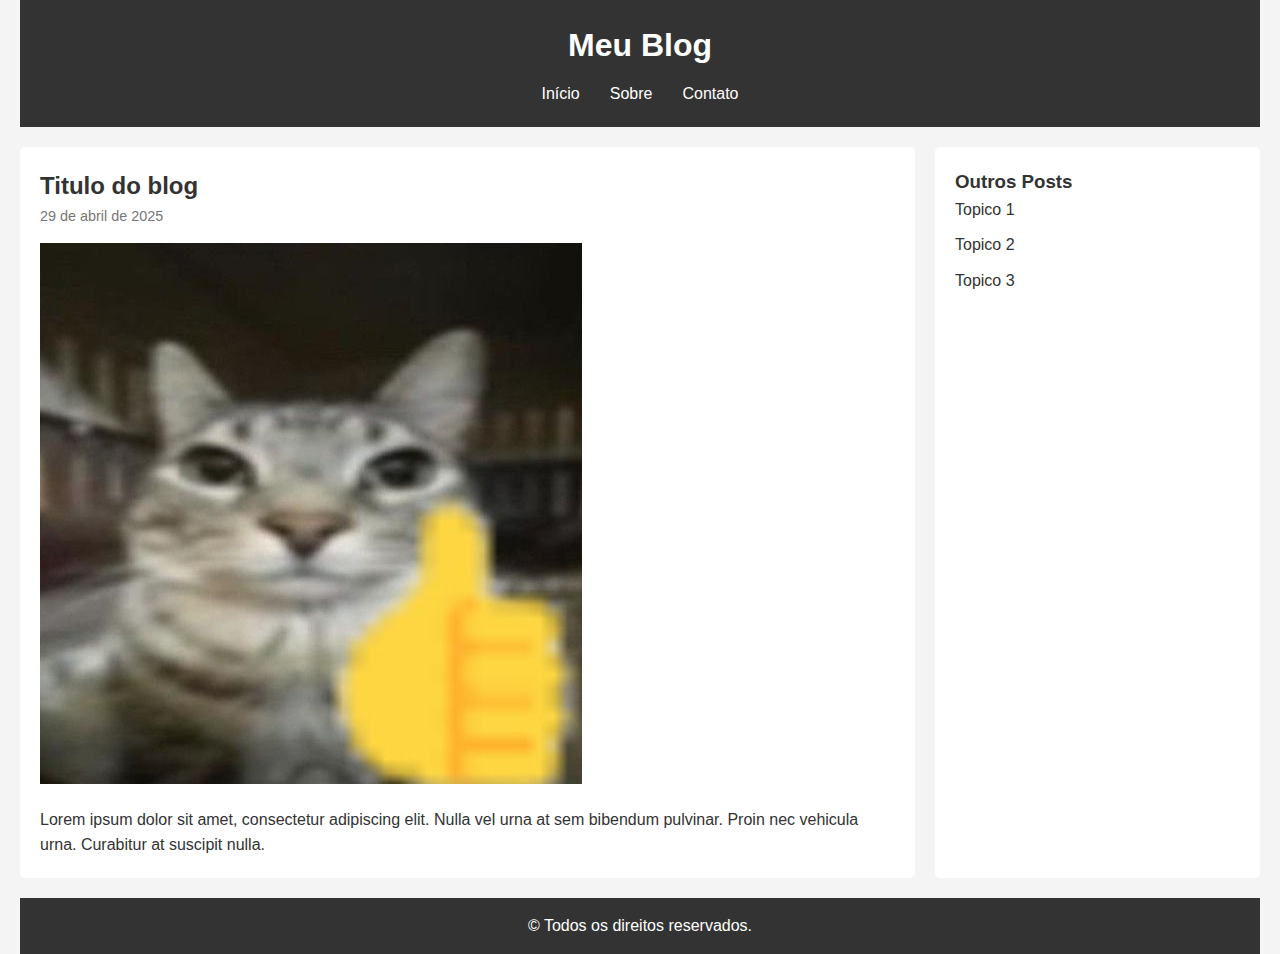
<file: ATIVIDADE 3/index.html>
<!DOCTYPE html>
<html lang="pt-br">
<head>
  <meta charset="UTF-8" />
  <meta name="viewport" content="width=device-width, initial-scale=1.0"/>
  <title>blog</title>
  <link rel="stylesheet" href="style.css" />
</head>
<body>
  <header>
    <h1>Meu Blog</h1>
    <nav>
      <ul>
        <li><a href="#">Início</a></li>
        <li><a href="#">Sobre</a></li>
        <li><a href="#">Contato</a></li>
      </ul>
    </nav>
  </header>

  <main>
    <article>
      <h2>Titulo do blog</h2>
      <p class="data">29 de abril de 2025</p>
      <img src="gato.jpg" alt="Imagem" />
      <p>Lorem ipsum dolor sit amet, consectetur adipiscing elit. Nulla vel urna at sem bibendum pulvinar. Proin nec vehicula urna. Curabitur at suscipit nulla.</p>
    </article>

    <aside>
      <h3>Outros Posts</h3>
      <ul>
        <li><a href="#">Topico 1</a></li>
        <li><a href="#">Topico 2</a></li>
        <li><a href="#">Topico 3</a></li>
      </ul>
    </aside>
  </main>

  <footer>
    <p>&copy; Todos os direitos reservados.</p>
  </footer>
</body>
</html>
</file>
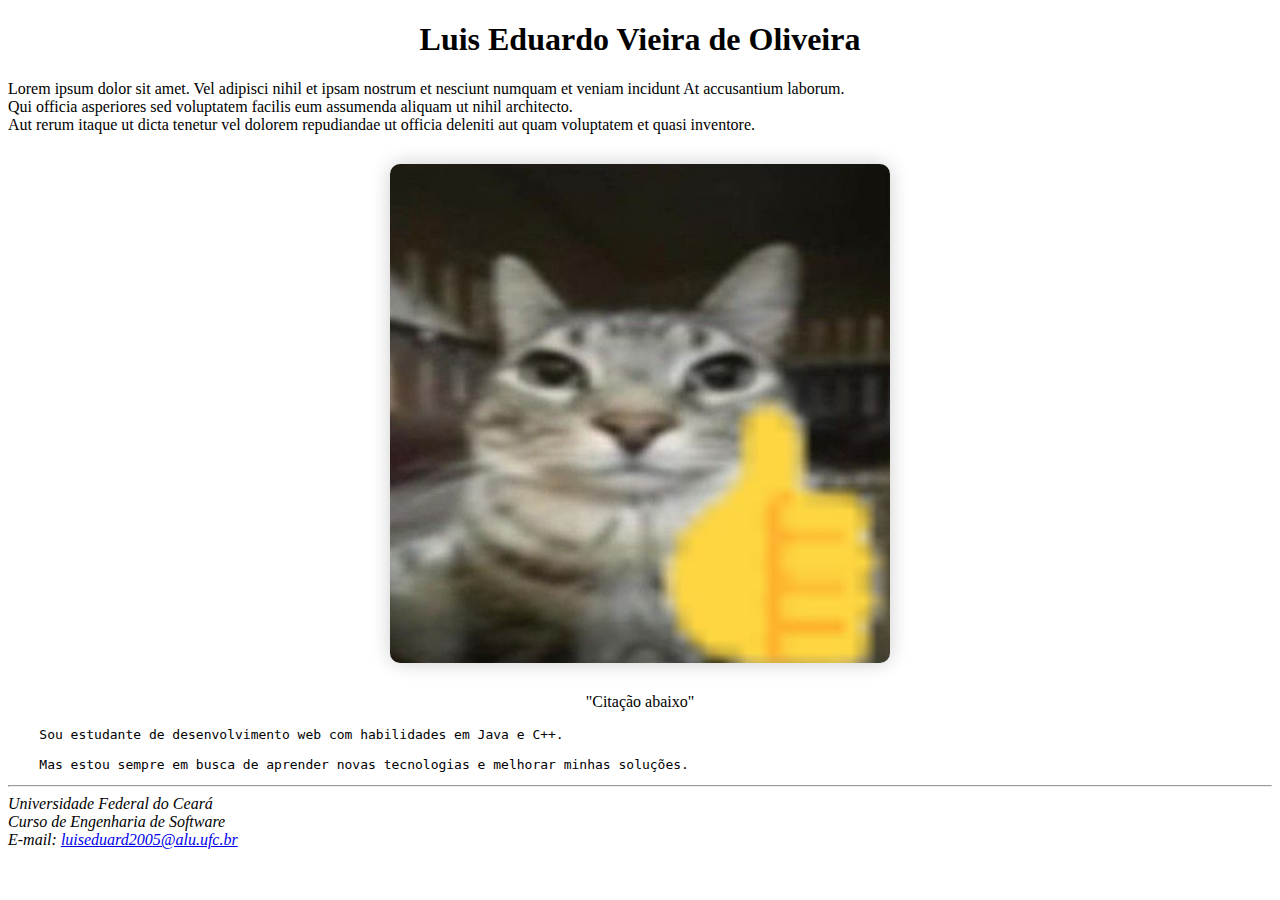
<file: main.html>
<!DOCTYPE html>
<html lang="en">
  <head>
    <meta charset="UTF-8" />
    <meta name="viewport" content="width=device-width, initial-scale=1.0" />
    <link rel="stylesheet" href="style.css" />
    <title>Site</title>
  </head>
  <body>
    <h1 class="heading">Luis Eduardo Vieira de Oliveira</h1>
    <p class="paragrafo">
      Lorem ipsum dolor sit amet. Vel adipisci nihil et ipsam nostrum et
      nesciunt numquam et veniam incidunt At accusantium laborum. <br />
      Qui officia asperiores sed voluptatem facilis eum assumenda aliquam ut
      nihil architecto. <br />
      Aut rerum itaque ut dicta tenetur vel dolorem repudiandae ut officia
      deleniti aut quam voluptatem et quasi inventore. <br />
    </p>

    <img src="GATO.jpg" alt="legal" class="foto" />

    <blockquote class="citacao">"Citação abaixo"</blockquote>

    <pre>
    Sou estudante de desenvolvimento web com habilidades em Java e C++. <br>
    Mas estou sempre em busca de aprender novas tecnologias e melhorar minhas soluções.</pre>

    <hr />

    <address>
      Universidade Federal do Ceará<br />
      Curso de Engenharia de Software<br />
      E-mail:
      <a href="mailto:luiseduard2005@alu.ufc.br">luiseduard2005@alu.ufc.br</a>
    </address>
  </body>
</html>
</file>
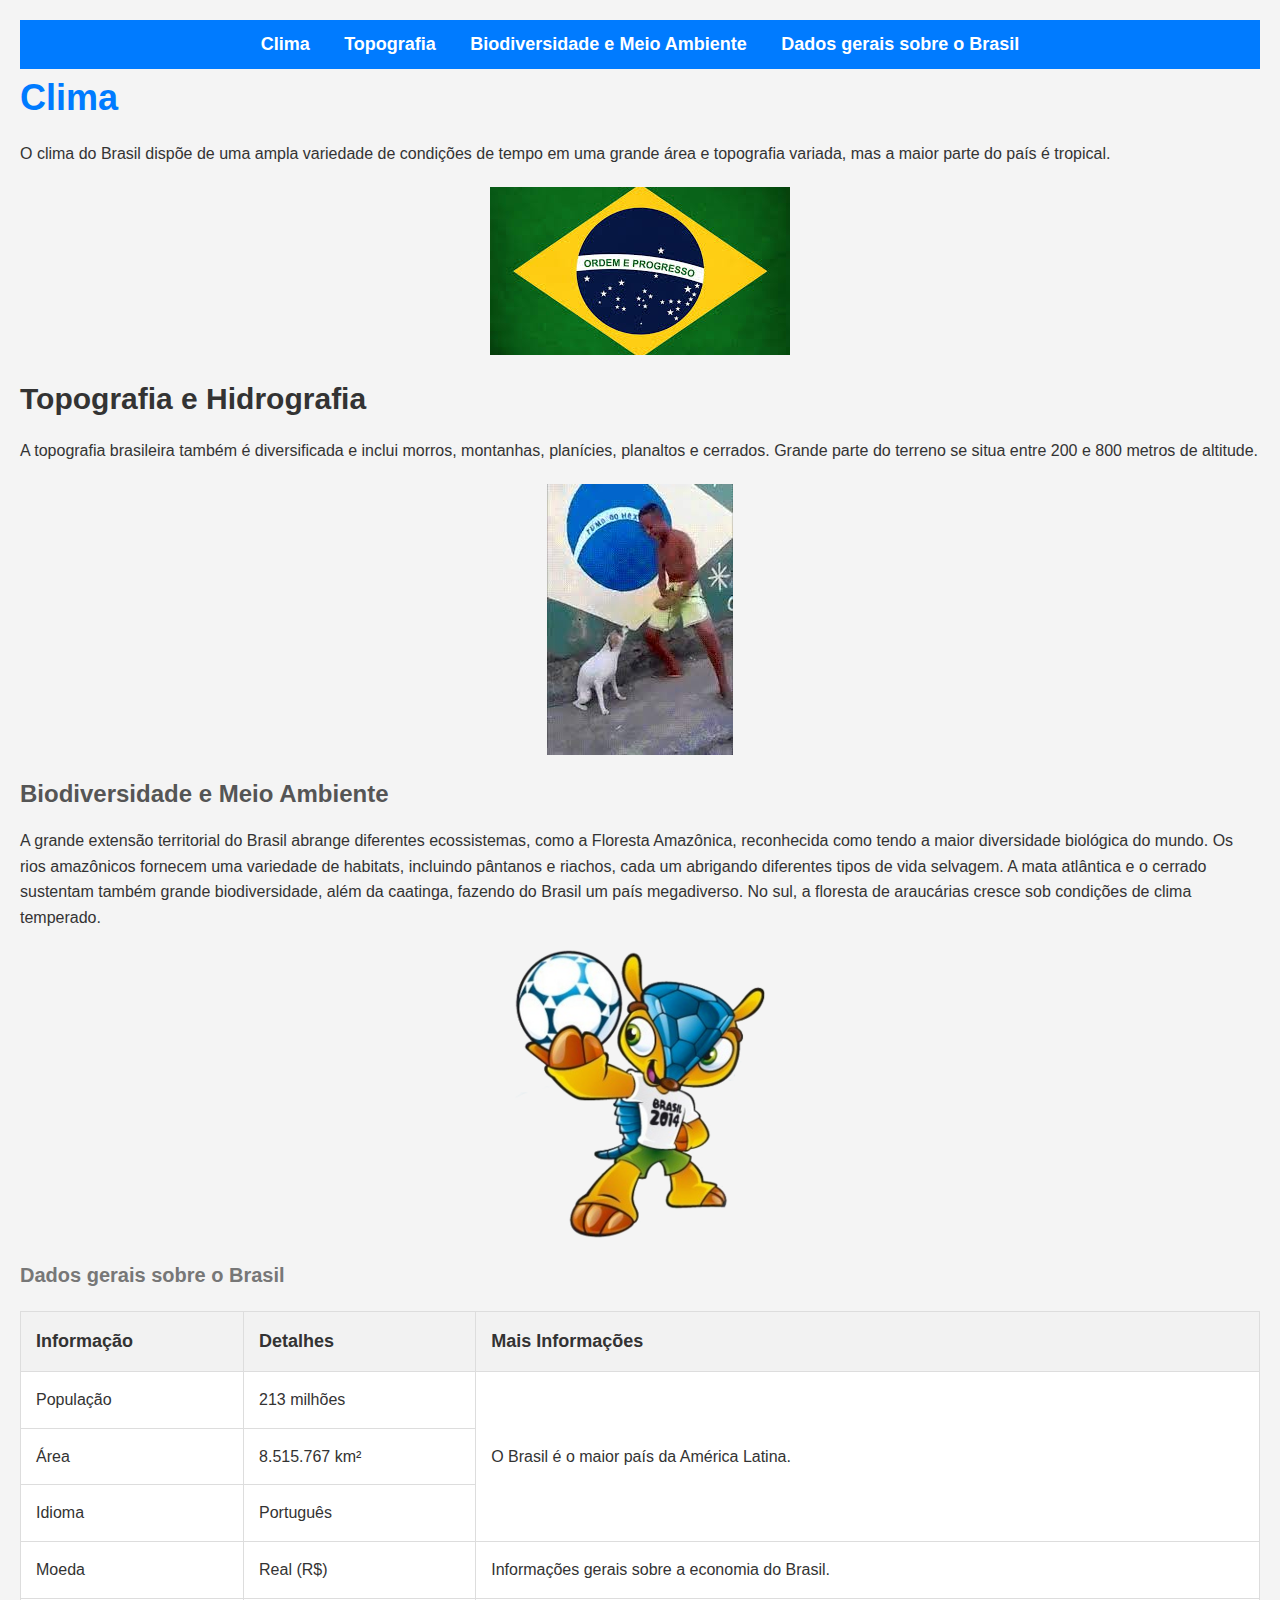
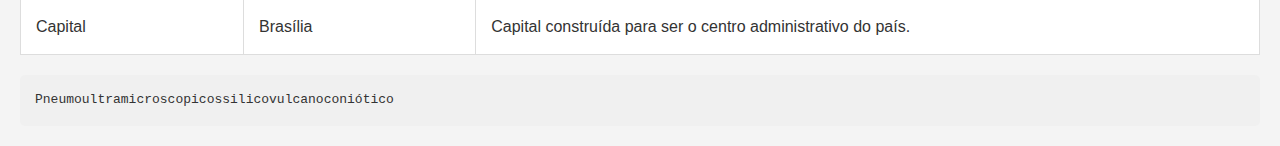
<file: Atividade 2/att.html>
<!DOCTYPE html>
<html lang="en">
<head>
    <meta charset="UTF-8">
    <meta name="viewport" content="width=device-width, initial-scale=1.0">
    <title>Brasil</title>
    <link rel="icon" href="https://cdnjs.cloudflare.com/ajax/libs/emoji-datasource-facebook/5.0.1/img/facebook/64/1f1e7-1f1f7.png" type="image/png">
    <link rel="stylesheet" href="att.css">
</head>
<body>

    <nav>
        <a href="#clima">Clima</a>
        <a href="#topografia">Topografia</a>
        <a href="#biodiversidade">Biodiversidade e Meio Ambiente</a>
        <a href="#dados">Dados gerais sobre o Brasil</a> <!-- Adicionando link para dados -->
    </nav>

    <h1 id="clima">Clima</h1>
    <p>O clima do Brasil dispõe de uma ampla variedade de condições de tempo em uma grande área e topografia variada, mas a maior parte do país é tropical.</p>
    <img src="images (1).jpeg" alt="brasil">
    
    <h2 id="topografia">Topografia e Hidrografia</h2>
    <p>A topografia brasileira também é diversificada e inclui morros, montanhas, planícies, planaltos e cerrados. Grande parte do terreno se situa entre 200 e 800 metros de altitude.</p>
    <img src="images.jpeg" alt="brasil">
    
    <h3 id="biodiversidade">Biodiversidade e Meio Ambiente</h3>
    <p>A grande extensão territorial do Brasil abrange diferentes ecossistemas, como a Floresta Amazônica, reconhecida como tendo a maior diversidade biológica do mundo. Os rios amazônicos fornecem uma variedade de habitats, incluindo pântanos e riachos, cada um abrigando diferentes tipos de vida selvagem. A mata atlântica e o cerrado sustentam também grande biodiversidade, além da caatinga, fazendo do Brasil um país megadiverso. No sul, a floresta de araucárias cresce sob condições de clima temperado.</p>
    <img src="Mascote_Copa.png" alt="brasil">
    
    <h4 id="dados">Dados gerais sobre o Brasil</h4>
    <table border="1">
        <tr>
            <th>Informação</th>
            <th>Detalhes</th>
            <th>Mais Informações</th>
        </tr>
        <tr>
            <td>População</td>
            <td>213 milhões</td>
            <td rowspan="3">O Brasil é o maior país da América Latina.</td>
        </tr>
        <tr>
            <td>Área</td>
            <td>8.515.767 km²</td>
        </tr>
        <tr>
            <td>Idioma</td>
            <td>Português</td>
        </tr>
        <tr>
            <td>Moeda</td>
            <td>Real (R$)</td>
            <td>Informações gerais sobre a economia do Brasil.</td>
        </tr>
        <tr>
            <td>Capital</td>
            <td>Brasília</td>
            <td>Capital construída para ser o centro administrativo do país.</td>
        </tr>
    </table>

    <pre>Pneumoultramicroscopicossilicovulcanoconiótico</pre>

</body>
</html>
</file>
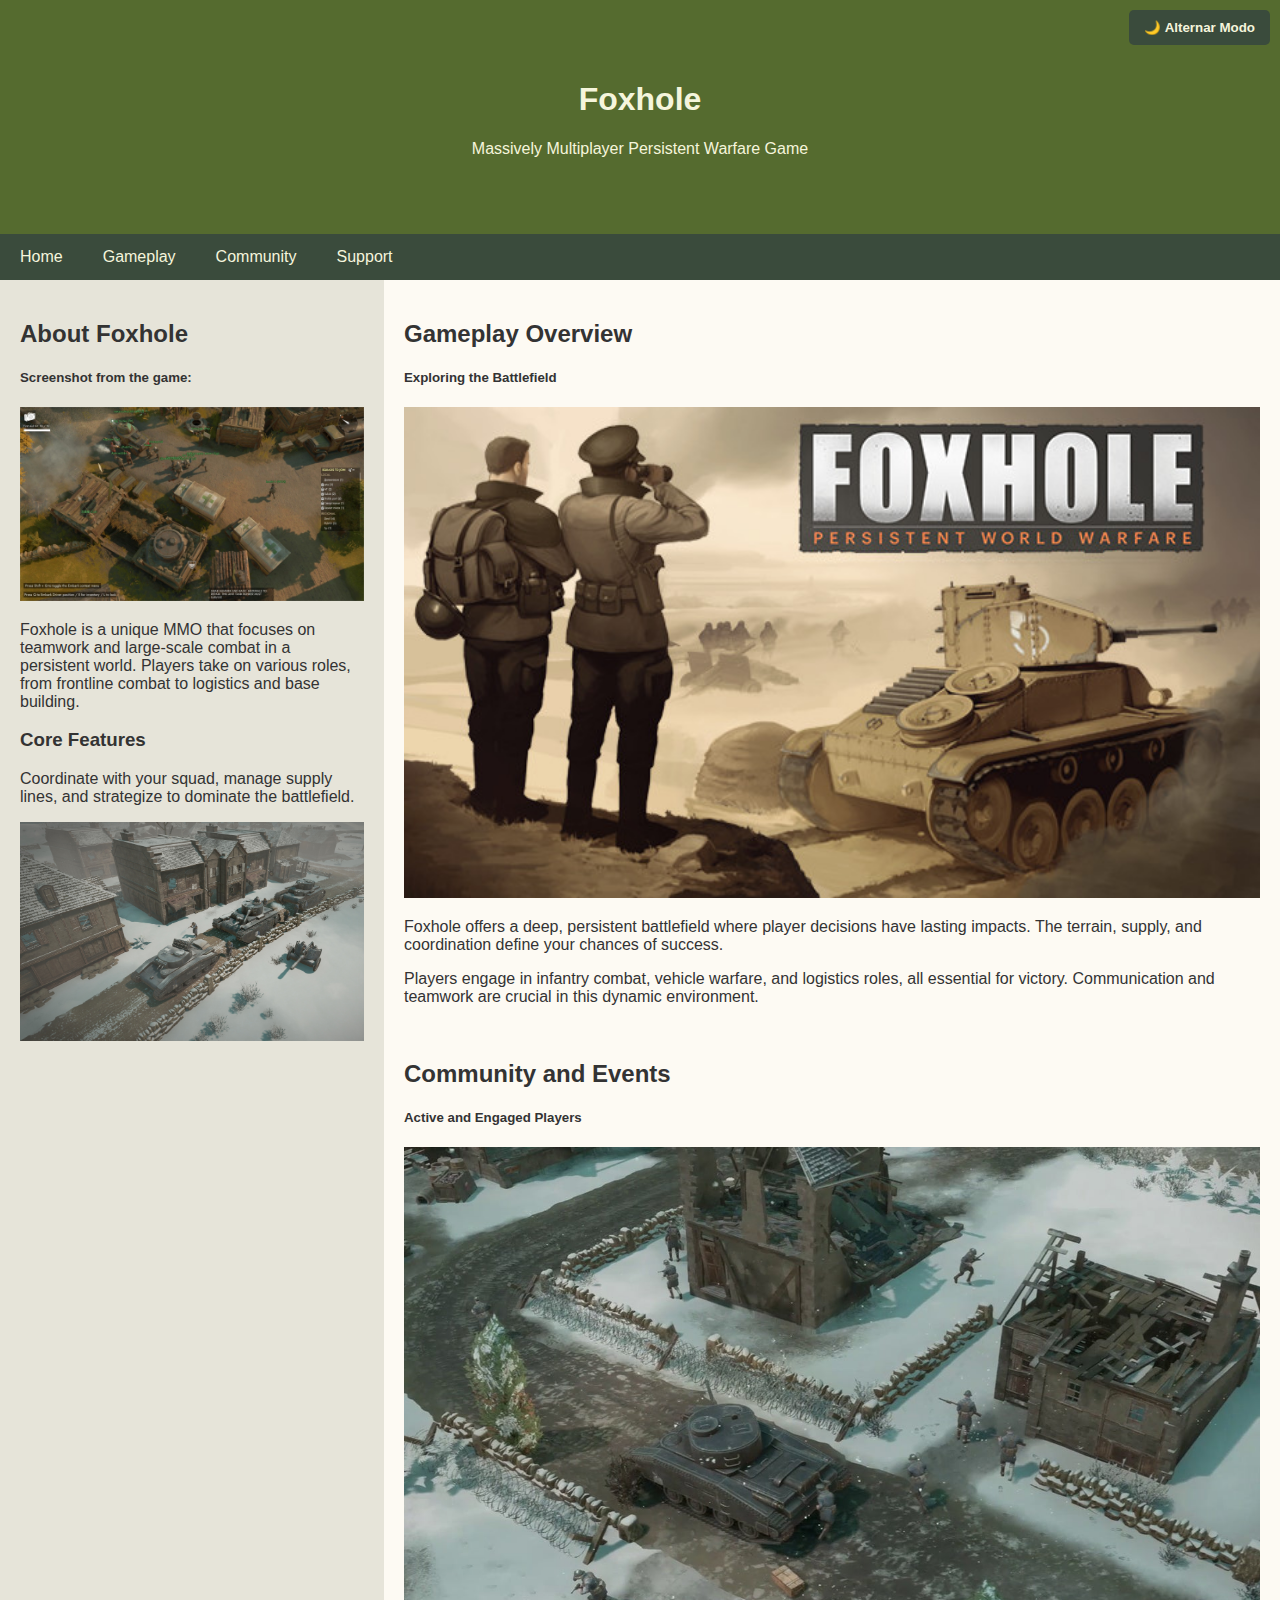
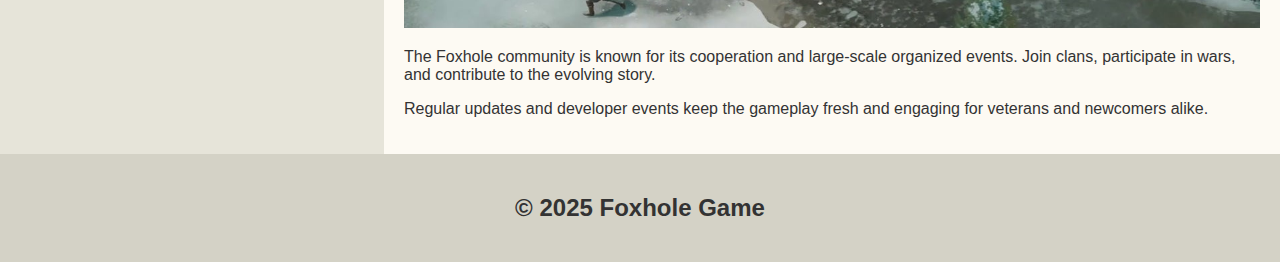
<file: Atividade 4/att4.html>
<!DOCTYPE html>
<html>
  <head>
    <title>Foxhole - Persistent Warfare</title>
    <meta charset="UTF-8" />
    <meta name="viewport" content="width=device-width, initial-scale=1" />
    <style>
      * {
        box-sizing: border-box;
      }

      body {
        font-family: Arial;
        margin: 0;
        background-color: #fdfaf3;
        color: #333;
      }

      .header {
        padding: 60px;
        text-align: center;
        background: #556b2f;
        color: #f5f5dc;
      }

      .navbar {
        display: flex;
        background-color: #3a4b3c;
        position: sticky;
        top: 0;
        z-index: 1000;
      }

      .navbar a {
        color: #f5f5dc;
        padding: 14px 20px;
        text-decoration: none;
        text-align: center;
      }

      .navbar a:hover {
        background-color: #a3b18a;
        color: black;
      }

      .row {
        display: flex;
        flex-wrap: wrap;
      }

      .side {
        flex: 30%;
        background-color: #e6e4d9;
        padding: 20px;
      }

      .main {
        flex: 70%;
        background-color: #fdfaf3;
        padding: 20px;
      }

      .footer {
        padding: 20px;
        text-align: center;
        background: #d4d2c6;
        color: #333;
      }

      @media screen and (max-width: 700px) {
        .row,
        .navbar {
          flex-direction: column;
        }
      }

      /* Dark mode styles */
      .dark-mode {
        background-color: #1f1f1f;
        color: #e0e0e0;
      }

      .dark-mode .header {
        background-color: #2e3b2e;
        color: #e0e0e0;
      }

      .dark-mode .navbar {
        background-color: #111;
      }

      .dark-mode .navbar a {
        color: #e0e0e0;
      }

      .dark-mode .navbar a:hover {
        background-color: #333;
        color: white;
      }

      .dark-mode .side {
        background-color: #2b2b2b;
      }

      .dark-mode .main {
        background-color: #1f1f1f;
      }

      .dark-mode .footer {
        background-color: #2b2b2b;
        color: #e0e0e0;
      }

      /* Botão flutuante */
      .toggle-btn {
        position: fixed;
        top: 10px;
        right: 10px;
        z-index: 2000;
        padding: 10px 15px;
        background-color: #3a4b3c;
        color: #f5f5dc;
        border: none;
        cursor: pointer;
        border-radius: 5px;
        font-weight: bold;
      }

      .toggle-btn:hover {
        background-color: #556b2f;
      }
    </style>
  </head>
  <body>
    <!-- Botão para modo escuro -->
    <button class="toggle-btn" onclick="toggleDarkMode()">
      🌙 Alternar Modo
    </button>

    <!-- Header -->
    <header class="header">
      <h1>Foxhole</h1>
      <p>Massively Multiplayer Persistent Warfare Game</p>
    </header>

    <!-- Navigation Bar -->
    <nav class="navbar">
      <a href="#">Home</a>
      <a href="#">Gameplay</a>
      <a href="#">Community</a>
      <a href="#">Support</a>
    </nav>

    <!-- The flexible grid (content) -->
    <main class="row">
      <aside class="side">
        <h2>About Foxhole</h2>
        <h5>Screenshot from the game:</h5>
        <img src="1.webp" alt="Imagem 1" style="width: 100%" />
        <p>
          Foxhole is a unique MMO that focuses on teamwork and large-scale
          combat in a persistent world. Players take on various roles, from
          frontline combat to logistics and base building.
        </p>
        <h3>Core Features</h3>
        <p>
          Coordinate with your squad, manage supply lines, and strategize to
          dominate the battlefield.
        </p>
        <img src="2.jpg" alt="Imagem 2" style="width: 100%" />
      </aside>
      <section class="main">
        <h2>Gameplay Overview</h2>
        <h5>Exploring the Battlefield</h5>
        <img src="5.jpg" alt="Imagem 5" style="width: 100%" />
        <p>
          Foxhole offers a deep, persistent battlefield where player decisions
          have lasting impacts. The terrain, supply, and coordination define
          your chances of success.
        </p>
        <p>
          Players engage in infantry combat, vehicle warfare, and logistics
          roles, all essential for victory. Communication and teamwork are
          crucial in this dynamic environment.
        </p>
        <br />
        <h2>Community and Events</h2>
        <h5>Active and Engaged Players</h5>
        <img src="4.jpg" alt="Imagem 4" style="width: 100%" />
        <p>
          The Foxhole community is known for its cooperation and large-scale
          organized events. Join clans, participate in wars, and contribute to
          the evolving story.
        </p>
        <p>
          Regular updates and developer events keep the gameplay fresh and
          engaging for veterans and newcomers alike.
        </p>
      </section>
    </main>

    <!-- Footer -->
    <footer class="footer">
      <h2>© 2025 Foxhole Game</h2>
    </footer>

    <!-- Script para alternar tema -->
    <script>
      function toggleDarkMode() {
        document.body.classList.toggle("dark-mode");
      }
    </script>
  </body>
</html>
</file>
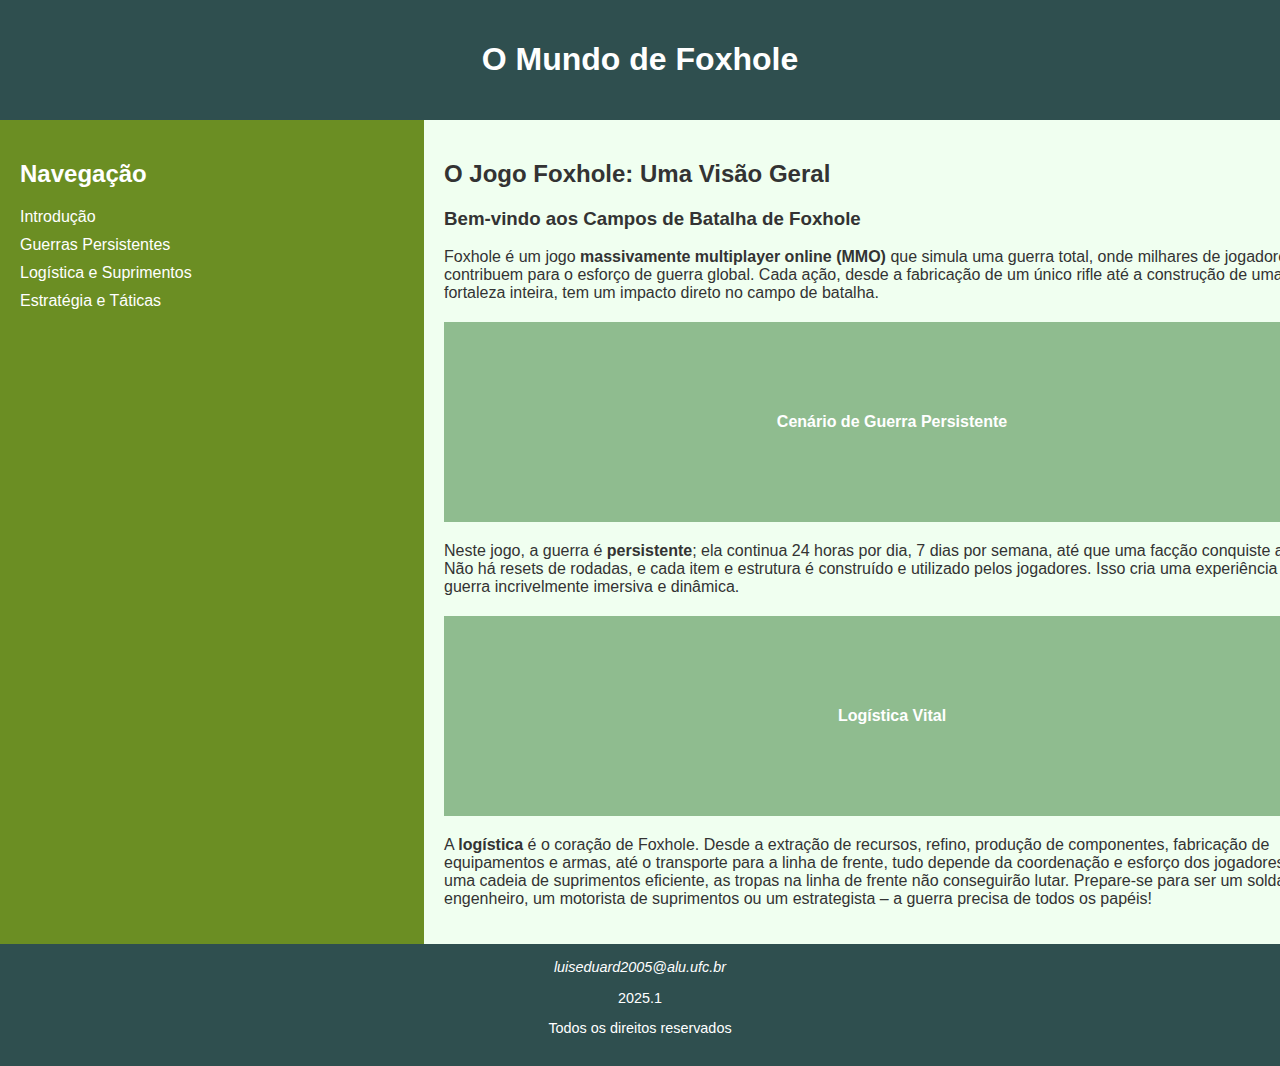
<file: Provas/AP1/questao1.html>
<!DOCTYPE html>
<html lang="pt-BR">
<head>
    <meta charset="UTF-8">
    <meta name="viewport" content="width=device-width, initial-scale=1.0">
    <title>questao1</title>
    <style>
        body {
            font-family: Arial, sans-serif;
            margin: 0;
            display: flex;
            flex-direction: column;
            min-height: 100vh;
        }

        header {
            background-color: #2F4F4F;
            color: white;
            padding: 20px;
            text-align: center;
        }

        main {
            display: flex;
            flex: 1;
            flex-direction: row;
            width: 100%;
        }

        aside {
            background-color: #6B8E23;
            padding: 20px;
            flex: 0 0 30%;
            color: white;
        }

        aside ul {
            list-style: none;
            padding: 0;
        }

        aside ul li {
            margin-bottom: 10px;
        }

        aside ul li a {
            color: white;
            text-decoration: none;
        }

        aside ul li a:hover {
            text-decoration: underline;
        }

        section {
            background-color: #F0FFF0;
            padding: 20px;
            flex: 0 0 70%;
            color: #333;
        }

        .image-placeholder {
            width: 100%;
            height: 200px;
            background-color: #8FBC8F;
            margin: 20px 0;
            display: flex;
            justify-content: center;
            align-items: center;
            color: white;
            font-weight: bold;
        }

        footer {
            background-color: #2F4F4F;
            color: white;
            padding: 15px;
            text-align: center;
            font-size: 0.9em;
        }

        @media (max-width: 400px) {
            main {
                flex-direction: column;
            }

            aside {
                flex: 1 1 auto;
                order: -1; 
            }

            section {
                flex: 1 1 auto;
            }
        }
    </style>
</head>
<body>
    <header>
        <h1>O Mundo de Foxhole</h1>
    </header>

    <main>
        <aside>
            <h2>Navegação</h2>
            <nav>
                <ul>
                    <li><a href="#">Introdução</a></li>
                    <li><a href="#">Guerras Persistentes</a></li>
                    <li><a href="#">Logística e Suprimentos</a></li>
                    <li><a href="#">Estratégia e Táticas</a></li>
                </ul>
            </nav>
        </aside>

        <section>
            <h2>O Jogo Foxhole: Uma Visão Geral</h2>
            <article>
                <h3>Bem-vindo aos Campos de Batalha de Foxhole</h3>
                <p>Foxhole é um jogo <strong>massivamente multiplayer online (MMO)</strong> que simula uma guerra total, onde milhares de jogadores contribuem para o esforço de guerra global. Cada ação, desde a fabricação de um único rifle até a construção de uma fortaleza inteira, tem um impacto direto no campo de batalha.</p>
                <div class="image-placeholder">
                    Cenário de Guerra Persistente
                </div>
                <p>Neste jogo, a guerra é <strong>persistente</strong>; ela continua 24 horas por dia, 7 dias por semana, até que uma facção conquiste a vitória. Não há resets de rodadas, e cada item e estrutura é construído e utilizado pelos jogadores. Isso cria uma experiência de guerra incrivelmente imersiva e dinâmica.</p>
                <div class="image-placeholder">
                    Logística Vital
                </div>
                <p>A <strong>logística</strong> é o coração de Foxhole. Desde a extração de recursos, refino, produção de componentes, fabricação de equipamentos e armas, até o transporte para a linha de frente, tudo depende da coordenação e esforço dos jogadores. Sem uma cadeia de suprimentos eficiente, as tropas na linha de frente não conseguirão lutar. Prepare-se para ser um soldado, um engenheiro, um motorista de suprimentos ou um estrategista – a guerra precisa de todos os papéis!</p>
            </article>
        </section>
    </main>

    <footer>
        <address>
            luiseduard2005@alu.ufc.br
        </address>
        <p>2025.1</p>
        <p>Todos os direitos reservados</p>
    </footer>
</body>
</html>
</file>
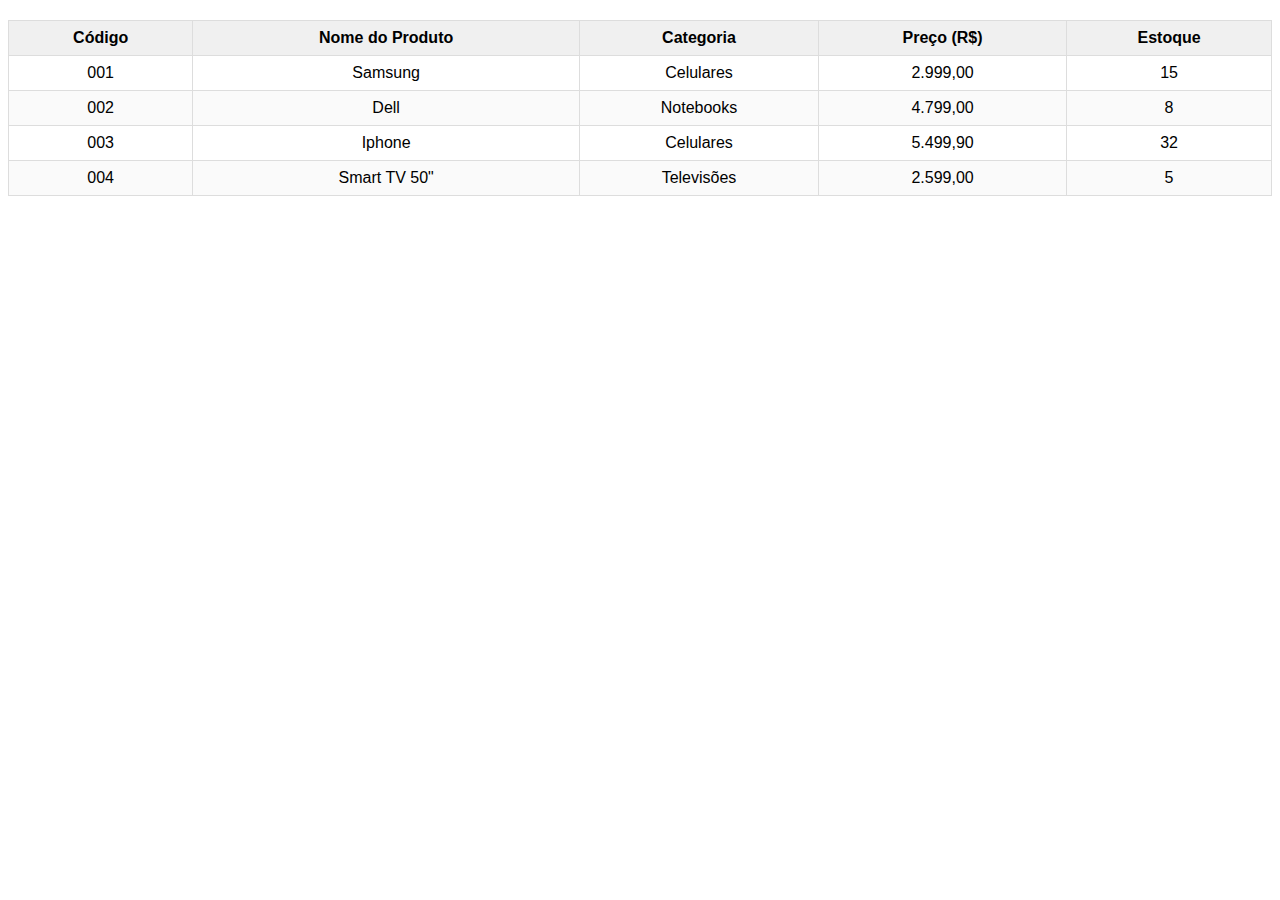
<file: Provas/AP1/questao2.html>
<!DOCTYPE html>
<html lang="pt-BR">
<head>
    <meta charset="UTF-8">
    <title>questao2</title>
    <style>
        table {
            width: 100%;
            border-collapse: collapse;
            margin: 20px 0;
            font-family: Arial, sans-serif;
        }
        
        th, td {
            border: 1px solid #ddd;
            padding: 8px;
            text-align: center;
        }
        
        thead th {
            background-color: #f0f0f0;
            font-weight: bold;
        }
        
        tbody tr:nth-child(even) {
            background-color: #fafafa;
        }
        
        tbody tr:hover {
            background-color: #e0f7fa;
        }
    </style>
</head>
<body>
    <table>
        <thead>
            <tr>
                <th>Código</th>
                <th>Nome do Produto</th>
                <th>Categoria</th>
                <th>Preço (R$)</th>
                <th>Estoque</th>
            </tr>
        </thead>
        <tbody>
            <tr>
                <td>001</td>
                <td>Samsung</td>
                <td>Celulares</td>
                <td>2.999,00</td>
                <td>15</td>
            </tr>
            <tr>
                <td>002</td>
                <td>Dell</td>
                <td>Notebooks</td>
                <td>4.799,00</td>
                <td>8</td>
            </tr>
            <tr>
                <td>003</td>
                <td>Iphone</td>
                <td>Celulares</td>
                <td>5.499,90</td>
                <td>32</td>
            </tr>
            <tr>
                <td>004</td>
                <td>Smart TV 50"</td>
                <td>Televisões</td>
                <td>2.599,00</td>
                <td>5</td>
            </tr>
        </tbody>
    </table>
</body>
</html>
</file>
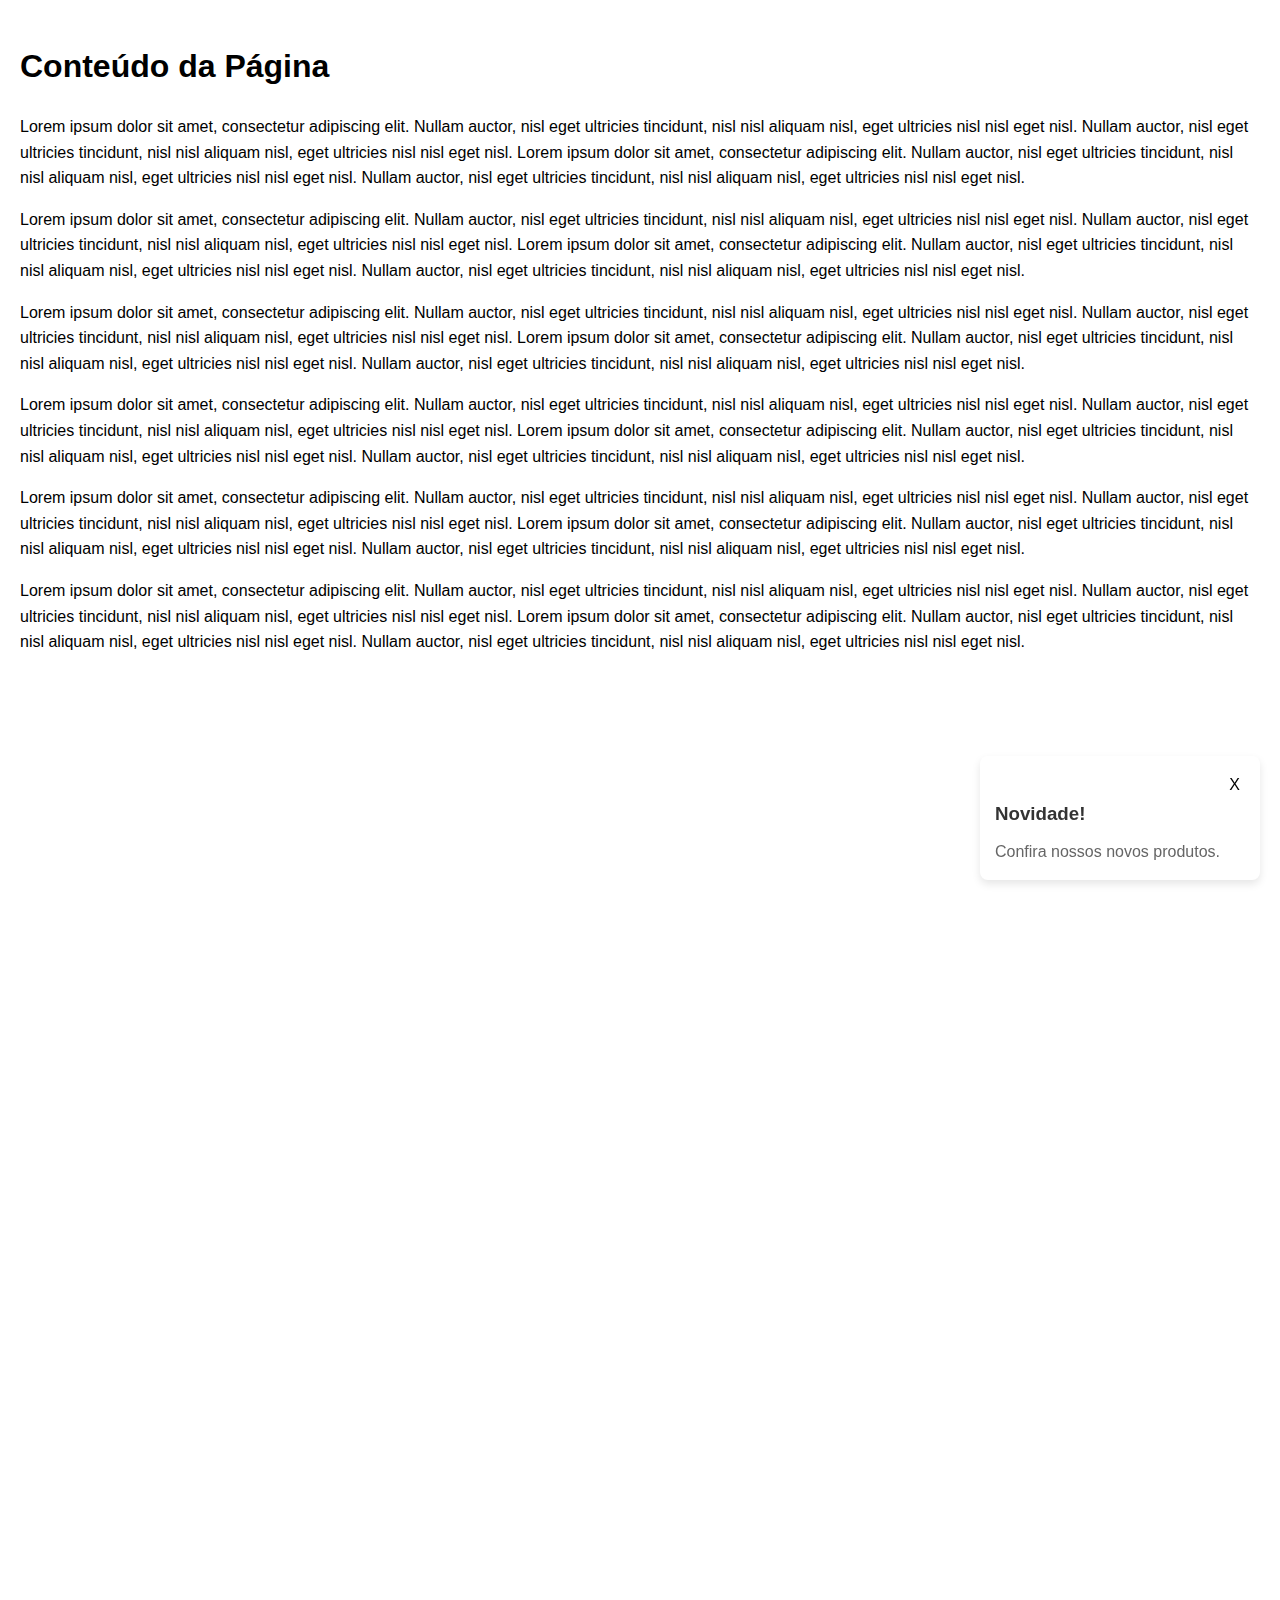
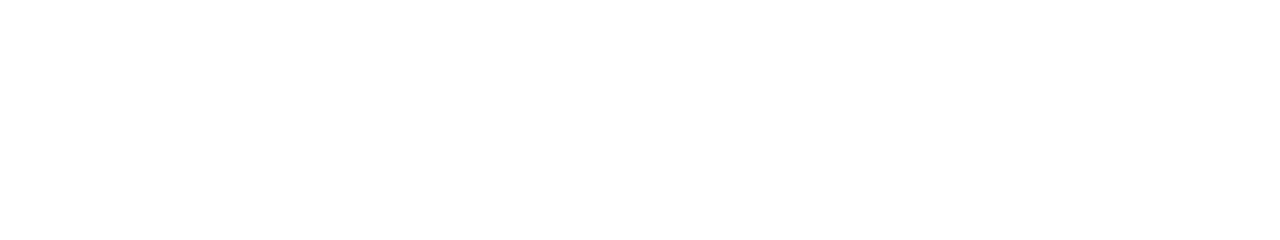
<file: Provas/AP1/questao4.html>
<!DOCTYPE html>
<html lang="pt-BR">
<head>
    <meta charset="UTF-8">
    <meta name="viewport" content="width=device-width, initial-scale=1.0">
    <title>questao4</title>
    <style>
        body {
            font-family: Arial, sans-serif;
            line-height: 1.6;
            margin: 0;
            padding: 20px;
            height: 200vh;
        }
        
        .card {
            position: fixed;
            bottom: 20px;
            right: 20px;
            width: 250px;
            background-color: white;
            border-radius: 8px;
            box-shadow: 0 4px 8px rgba(0, 0, 0, 0.1);
            padding: 15px;
            display: flex;
            flex-direction: column;
        }
        
        .card-header {
            display: flex;
            justify-content: flex-end;
        }
        
        .close-btn {
            background: none;
            border: none;
            font-size: 16px;
            cursor: pointer;
            padding: 5px;
        }
        
        .card-content {
            display: flex;
            flex-direction: column;
            gap: 10px;
        }
        
        .card-content h3 {
            margin: 0;
            color: #333;
        }
        
        .card-content p {
            margin: 0;
            color: #666;
        }
    </style>
</head>
<body>
    <h1>Conteúdo da Página</h1>
    <p>Lorem ipsum dolor sit amet, consectetur adipiscing elit. Nullam auctor, nisl eget ultricies tincidunt, nisl nisl aliquam nisl, eget ultricies nisl nisl eget nisl. Nullam auctor, nisl eget ultricies tincidunt, nisl nisl aliquam nisl, eget ultricies nisl nisl eget nisl. Lorem ipsum dolor sit amet, consectetur adipiscing elit. Nullam auctor, nisl eget ultricies tincidunt, nisl nisl aliquam nisl, eget ultricies nisl nisl eget nisl. Nullam auctor, nisl eget ultricies tincidunt, nisl nisl aliquam nisl, eget ultricies nisl nisl eget nisl.</p>
    <p>Lorem ipsum dolor sit amet, consectetur adipiscing elit. Nullam auctor, nisl eget ultricies tincidunt, nisl nisl aliquam nisl, eget ultricies nisl nisl eget nisl. Nullam auctor, nisl eget ultricies tincidunt, nisl nisl aliquam nisl, eget ultricies nisl nisl eget nisl. Lorem ipsum dolor sit amet, consectetur adipiscing elit. Nullam auctor, nisl eget ultricies tincidunt, nisl nisl aliquam nisl, eget ultricies nisl nisl eget nisl. Nullam auctor, nisl eget ultricies tincidunt, nisl nisl aliquam nisl, eget ultricies nisl nisl eget nisl.</p>
    <p>Lorem ipsum dolor sit amet, consectetur adipiscing elit. Nullam auctor, nisl eget ultricies tincidunt, nisl nisl aliquam nisl, eget ultricies nisl nisl eget nisl. Nullam auctor, nisl eget ultricies tincidunt, nisl nisl aliquam nisl, eget ultricies nisl nisl eget nisl. Lorem ipsum dolor sit amet, consectetur adipiscing elit. Nullam auctor, nisl eget ultricies tincidunt, nisl nisl aliquam nisl, eget ultricies nisl nisl eget nisl. Nullam auctor, nisl eget ultricies tincidunt, nisl nisl aliquam nisl, eget ultricies nisl nisl eget nisl.</p>
    <p>Lorem ipsum dolor sit amet, consectetur adipiscing elit. Nullam auctor, nisl eget ultricies tincidunt, nisl nisl aliquam nisl, eget ultricies nisl nisl eget nisl. Nullam auctor, nisl eget ultricies tincidunt, nisl nisl aliquam nisl, eget ultricies nisl nisl eget nisl. Lorem ipsum dolor sit amet, consectetur adipiscing elit. Nullam auctor, nisl eget ultricies tincidunt, nisl nisl aliquam nisl, eget ultricies nisl nisl eget nisl. Nullam auctor, nisl eget ultricies tincidunt, nisl nisl aliquam nisl, eget ultricies nisl nisl eget nisl.</p>
    <p>Lorem ipsum dolor sit amet, consectetur adipiscing elit. Nullam auctor, nisl eget ultricies tincidunt, nisl nisl aliquam nisl, eget ultricies nisl nisl eget nisl. Nullam auctor, nisl eget ultricies tincidunt, nisl nisl aliquam nisl, eget ultricies nisl nisl eget nisl. Lorem ipsum dolor sit amet, consectetur adipiscing elit. Nullam auctor, nisl eget ultricies tincidunt, nisl nisl aliquam nisl, eget ultricies nisl nisl eget nisl. Nullam auctor, nisl eget ultricies tincidunt, nisl nisl aliquam nisl, eget ultricies nisl nisl eget nisl.</p>
    <p>Lorem ipsum dolor sit amet, consectetur adipiscing elit. Nullam auctor, nisl eget ultricies tincidunt, nisl nisl aliquam nisl, eget ultricies nisl nisl eget nisl. Nullam auctor, nisl eget ultricies tincidunt, nisl nisl aliquam nisl, eget ultricies nisl nisl eget nisl. Lorem ipsum dolor sit amet, consectetur adipiscing elit. Nullam auctor, nisl eget ultricies tincidunt, nisl nisl aliquam nisl, eget ultricies nisl nisl eget nisl. Nullam auctor, nisl eget ultricies tincidunt, nisl nisl aliquam nisl, eget ultricies nisl nisl eget nisl.</p>

    <div class="card">
        <div class="card-header">
            <button class="close-btn">X</button>
        </div>
        <div class="card-content">
            <h3>Novidade!</h3>
            <p>Confira nossos novos produtos.</p>
        </div>
    </div>
    
</body>
</html>
</file>
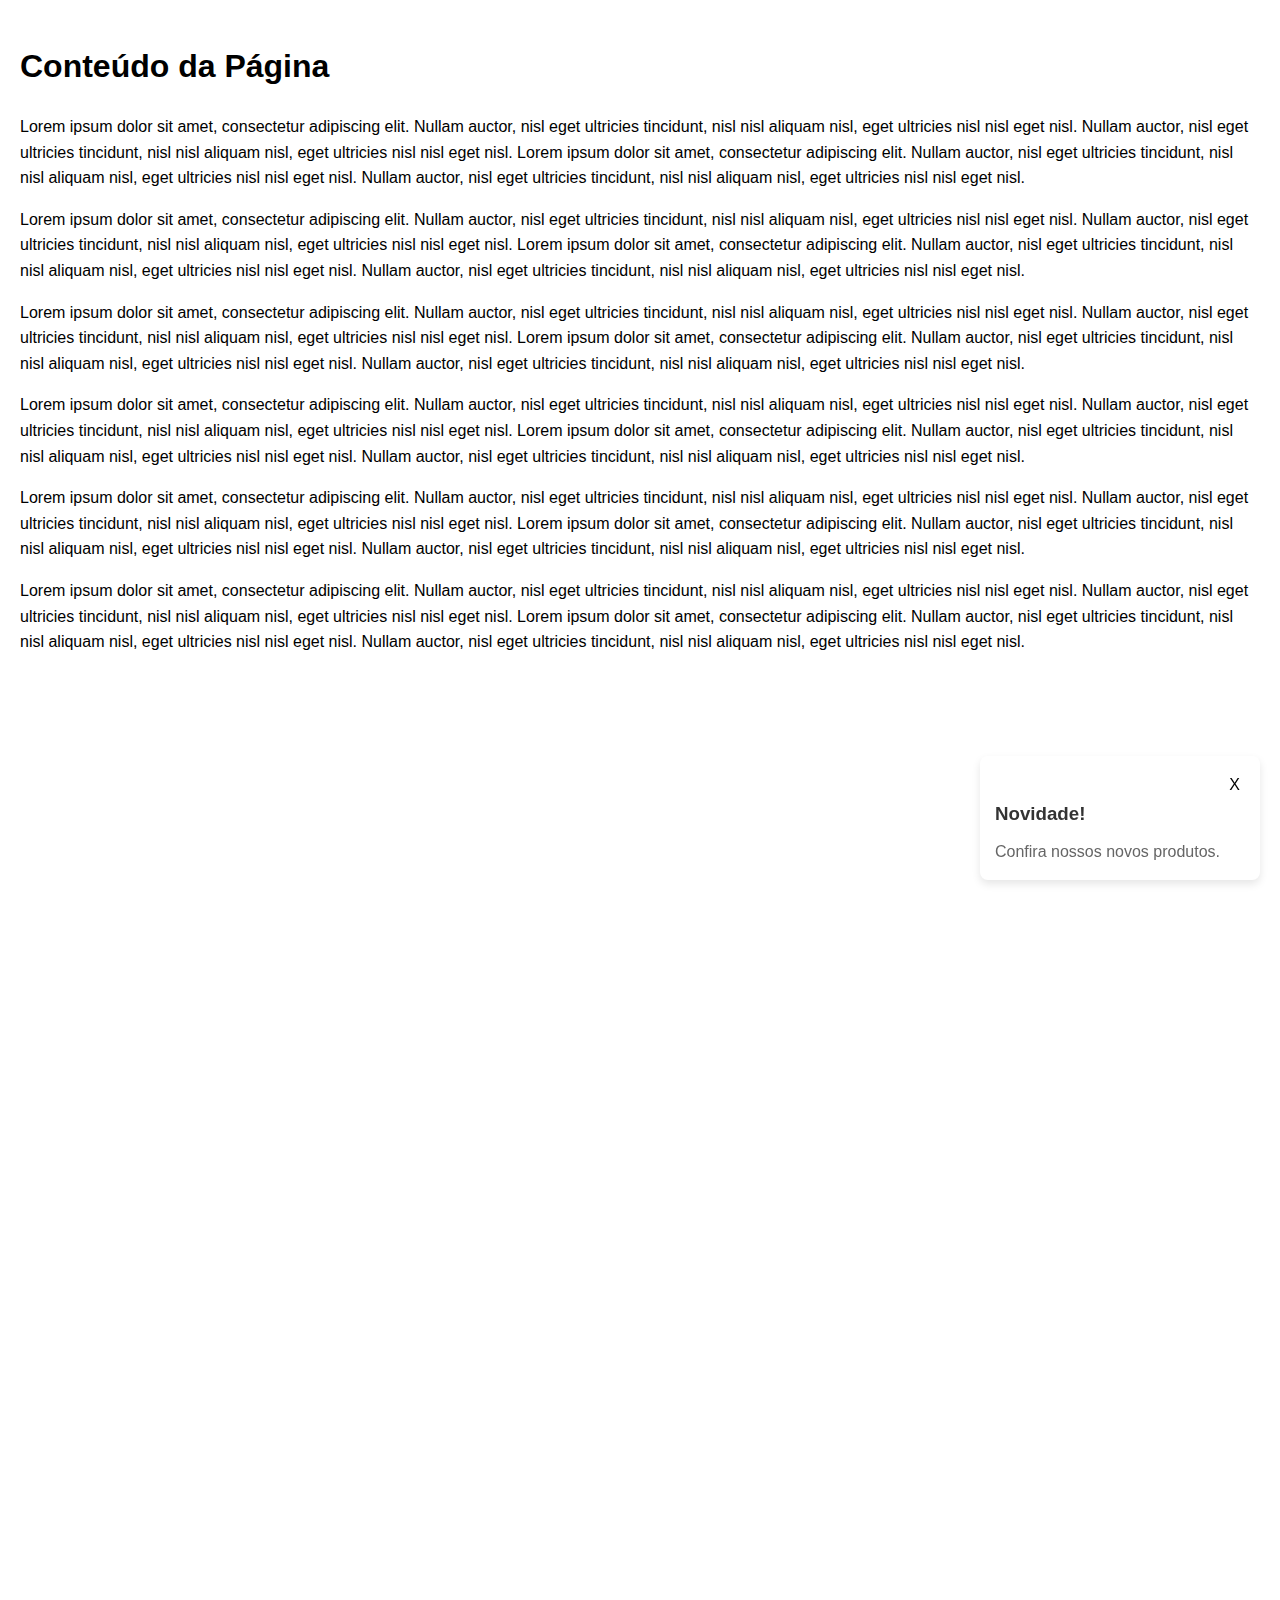
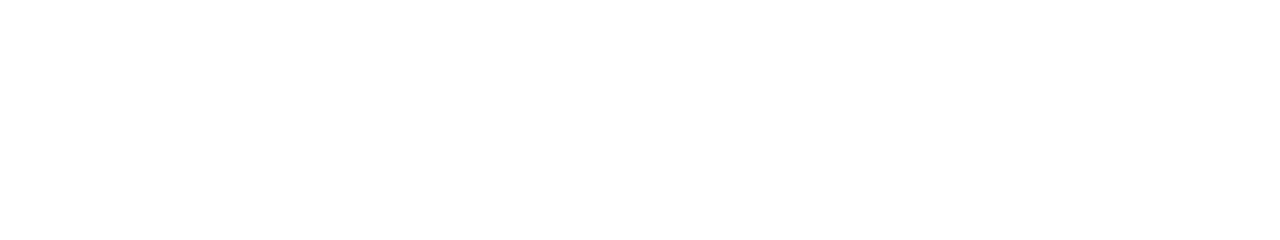
<file: Provas/AP1/questao5.html>
<!DOCTYPE html>
<html lang="pt-BR">
<head>
    <meta charset="UTF-8">
    <meta name="viewport" content="width=device-width, initial-scale=1.0">
    <title>questao5</title>
    <style>
        body {
            font-family: Arial, sans-serif;
            line-height: 1.6;
            margin: 0;
            padding: 20px;
            height: 200vh;
        }
        
        .card {
            position: fixed;
            bottom: 20px;
            right: 20px;
            width: 250px;
            background-color: white;
            border-radius: 8px;
            box-shadow: 0 4px 8px rgba(0, 0, 0, 0.1);
            padding: 15px;
            display: flex;
            flex-direction: column;
        }
        
        .card-header {
            display: flex;
            justify-content: flex-end;
        }
        
        .close-btn {
            background: none;
            border: none;
            font-size: 16px;
            cursor: pointer;
            padding: 5px;
        }
        
        .card-content {
            display: flex;
            flex-direction: column;
            gap: 10px;
        }
        
        .card-content h3 {
            margin: 0;
            color: #333;
        }
        
        .card-content p {
            margin: 0;
            color: #666;
        }
    </style>
</head>
<body>
    <h1>Conteúdo da Página</h1>
    <p>Lorem ipsum dolor sit amet, consectetur adipiscing elit. Nullam auctor, nisl eget ultricies tincidunt, nisl nisl aliquam nisl, eget ultricies nisl nisl eget nisl. Nullam auctor, nisl eget ultricies tincidunt, nisl nisl aliquam nisl, eget ultricies nisl nisl eget nisl. Lorem ipsum dolor sit amet, consectetur adipiscing elit. Nullam auctor, nisl eget ultricies tincidunt, nisl nisl aliquam nisl, eget ultricies nisl nisl eget nisl. Nullam auctor, nisl eget ultricies tincidunt, nisl nisl aliquam nisl, eget ultricies nisl nisl eget nisl.</p>
    <p>Lorem ipsum dolor sit amet, consectetur adipiscing elit. Nullam auctor, nisl eget ultricies tincidunt, nisl nisl aliquam nisl, eget ultricies nisl nisl eget nisl. Nullam auctor, nisl eget ultricies tincidunt, nisl nisl aliquam nisl, eget ultricies nisl nisl eget nisl. Lorem ipsum dolor sit amet, consectetur adipiscing elit. Nullam auctor, nisl eget ultricies tincidunt, nisl nisl aliquam nisl, eget ultricies nisl nisl eget nisl. Nullam auctor, nisl eget ultricies tincidunt, nisl nisl aliquam nisl, eget ultricies nisl nisl eget nisl.</p>
    <p>Lorem ipsum dolor sit amet, consectetur adipiscing elit. Nullam auctor, nisl eget ultricies tincidunt, nisl nisl aliquam nisl, eget ultricies nisl nisl eget nisl. Nullam auctor, nisl eget ultricies tincidunt, nisl nisl aliquam nisl, eget ultricies nisl nisl eget nisl. Lorem ipsum dolor sit amet, consectetur adipiscing elit. Nullam auctor, nisl eget ultricies tincidunt, nisl nisl aliquam nisl, eget ultricies nisl nisl eget nisl. Nullam auctor, nisl eget ultricies tincidunt, nisl nisl aliquam nisl, eget ultricies nisl nisl eget nisl.</p>
    <p>Lorem ipsum dolor sit amet, consectetur adipiscing elit. Nullam auctor, nisl eget ultricies tincidunt, nisl nisl aliquam nisl, eget ultricies nisl nisl eget nisl. Nullam auctor, nisl eget ultricies tincidunt, nisl nisl aliquam nisl, eget ultricies nisl nisl eget nisl. Lorem ipsum dolor sit amet, consectetur adipiscing elit. Nullam auctor, nisl eget ultricies tincidunt, nisl nisl aliquam nisl, eget ultricies nisl nisl eget nisl. Nullam auctor, nisl eget ultricies tincidunt, nisl nisl aliquam nisl, eget ultricies nisl nisl eget nisl.</p>
    <p>Lorem ipsum dolor sit amet, consectetur adipiscing elit. Nullam auctor, nisl eget ultricies tincidunt, nisl nisl aliquam nisl, eget ultricies nisl nisl eget nisl. Nullam auctor, nisl eget ultricies tincidunt, nisl nisl aliquam nisl, eget ultricies nisl nisl eget nisl. Lorem ipsum dolor sit amet, consectetur adipiscing elit. Nullam auctor, nisl eget ultricies tincidunt, nisl nisl aliquam nisl, eget ultricies nisl nisl eget nisl. Nullam auctor, nisl eget ultricies tincidunt, nisl nisl aliquam nisl, eget ultricies nisl nisl eget nisl.</p>
    <p>Lorem ipsum dolor sit amet, consectetur adipiscing elit. Nullam auctor, nisl eget ultricies tincidunt, nisl nisl aliquam nisl, eget ultricies nisl nisl eget nisl. Nullam auctor, nisl eget ultricies tincidunt, nisl nisl aliquam nisl, eget ultricies nisl nisl eget nisl. Lorem ipsum dolor sit amet, consectetur adipiscing elit. Nullam auctor, nisl eget ultricies tincidunt, nisl nisl aliquam nisl, eget ultricies nisl nisl eget nisl. Nullam auctor, nisl eget ultricies tincidunt, nisl nisl aliquam nisl, eget ultricies nisl nisl eget nisl.</p>

    <div class="card">
        <div class="card-header">
            <button class="close-btn">X</button>
        </div>
        <div class="card-content">
            <h3>Novidade!</h3>
            <p>Confira nossos novos produtos.</p>
        </div>
    </div>
    
    <script>
        const closeBtn = document.querySelector('.close-btn');
        const card = document.querySelector('.card');

        closeBtn.addEventListener('click', () => {
            card.style.display = 'none';
        });
    </script>
</body>
</html>
</file>
<file: style.css>
.heading {
    color: black;
    background-color: white;
    text-align: center;
}

.paragrafo{
    color: black;
    background-color: white;
}

.foto {
    display: block;
    margin: 30px auto;
    width: 500px;
    transition: all 0.3s ease;
    border-radius: 10px;
    box-shadow: 0 0 20px rgba(0, 0, 0, 0.2);
}

.foto:hover {
    animation: girarZoom 0.8s ease forwards;
}

@keyframes girarZoom {
    0% {
        transform: scale(1) rotate(0deg);
    }

    50% {
        transform: scale(1.1) rotate(360deg);
    }

    100% {
        transform: scale(1.2) rotate(720deg);
    }
}

.citacao {
    text-align: center;
}
</file>
<file: Atividade 2/att.css>
* {
    margin: 0;
    padding: 0;
    box-sizing: border-box;
}

body {
    font-family: 'Roboto', sans-serif;
    line-height: 1.6;
    background-color: #f4f4f4;
    color: #333;
    padding: 20px;
}

nav {
    background-color: #007bff;
    padding: 10px 0;
    text-align: center;
}

nav a {
    text-decoration: none;
    color: white;
    margin: 0 15px;
    font-weight: bold;
    font-size: 18px;
}

nav a:hover {
    text-decoration: underline;
}

table {
    width: 100%;
    border-collapse: collapse;
    margin-top: 20px;
    background-color: #fff;
}

th, td {
    padding: 15px;
    text-align: left;
    border: 1px solid #ddd;
}

th {
    background-color: #f2f2f2;
    font-weight: bold;
    font-size: 18px;
}

td {
    font-size: 16px;
}

img {
    display: block;
    margin: 20px auto;
    max-width: 80%;
    height: auto;
}

p {
    margin-bottom: 20px;
    font-size: 16px;
}

h1, h2, h3, h4 {
    font-family: 'Roboto', sans-serif;
    font-weight: bold;
    margin-bottom: 15px;
}

h1 {
    font-size: 36px;
    color: #007bff;
}

h2 {
    font-size: 30px;
    color: #333;
}

h3 {
    font-size: 24px;
    color: #555;
}

h4 {
    font-size: 20px;
    color: #777;
}

pre {
    background-color: #f0f0f0;
    padding: 15px;
    border-radius: 5px;
    font-family: monospace;
    overflow-x: auto;
    margin-top: 20px;
}
</file>
<file: ATIVIDADE 3/style.css>
/* Reset básico */
* {
    margin: 0;
    padding: 0;
    box-sizing: border-box;
  }
  
  body {
    font-family: Arial, sans-serif;
    line-height: 1.6;
    background: #f4f4f4;
    color: #333;
    padding: 0 20px;
  }
  
  header {
    background: #333;
    color: #fff;
    padding: 20px 0;
    text-align: center;
  }
  
  nav ul {
    display: flex;
    justify-content: center;
    list-style: none;
    margin-top: 10px;
  }
  
  nav ul li {
    margin: 0 15px;
  }
  
  nav ul li a {
    color: #fff;
    text-decoration: none;
    transition: color 0.3s;
  }
  
  nav ul li a:hover {
    color: #ffcc00;
  }
  
  main {
    display: flex;
    flex-wrap: wrap;
    gap: 20px;
    margin: 20px 0;
  }
  
  article {
    flex: 3;
    background: #fff;
    padding: 20px;
    border-radius: 5px;
  }
  
  article img {
    max-width: 100%;
    height: auto;
    margin: 15px 0;
  }
  
  .data {
    color: #777;
    font-size: 0.9em;
  }
  
  aside {
    flex: 1;
    background: #fff;
    padding: 20px;
    border-radius: 5px;
  }
  
  aside ul {
    list-style: none;
  }
  
  aside ul li {
    margin-bottom: 10px;
  }
  
  aside ul li a {
    text-decoration: none;
    color: #333;
    transition: color 0.3s;
  }
  
  aside ul li a:hover {
    color: #0077cc;
  }
  
  footer {
    background: #333;
    color: #fff;
    text-align: center;
    padding: 15px 0;
    margin-top: 20px;
  }
  
  /* Responsividade */
  @media (max-width: 768px) {
    main {
      flex-direction: column;
    }
  
    nav ul {
      flex-direction: column;
      align-items: center;
    }
  
    nav ul li {
      margin: 10px 0;
    }
  }
</file>
